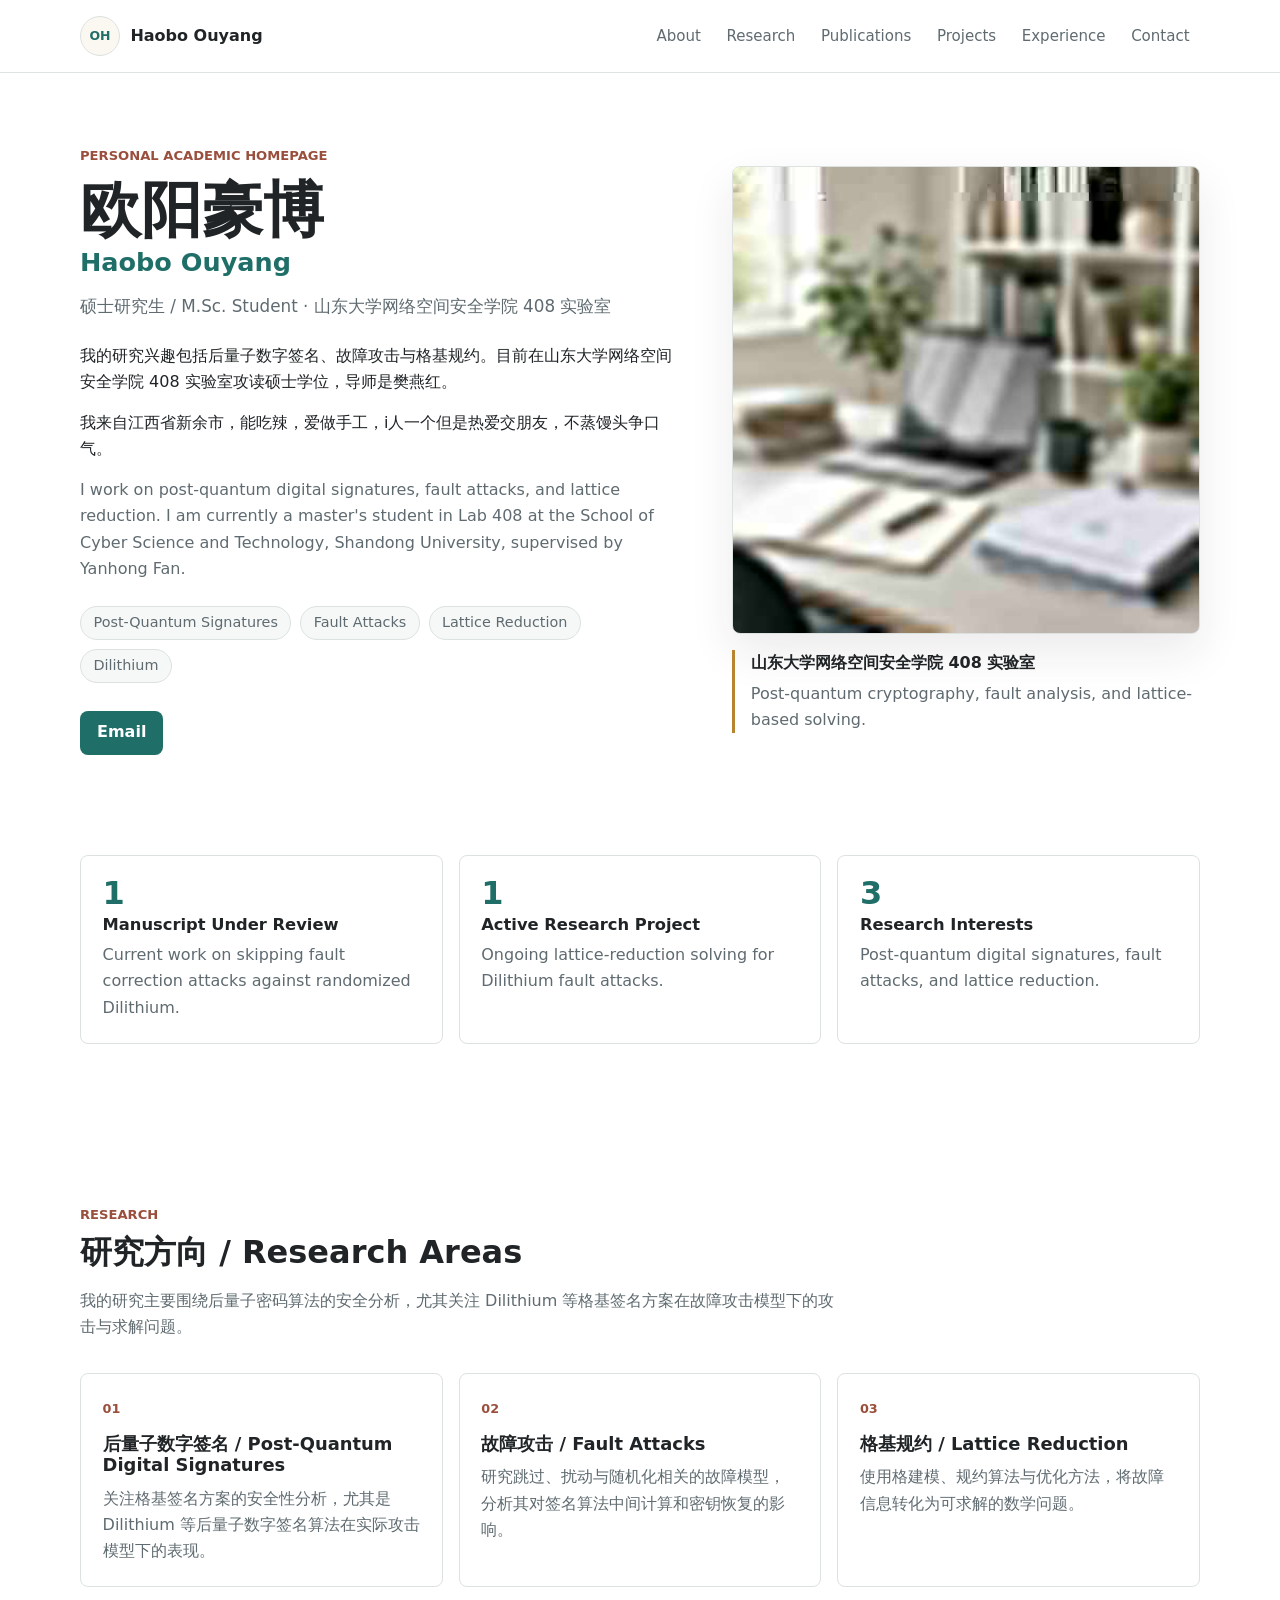
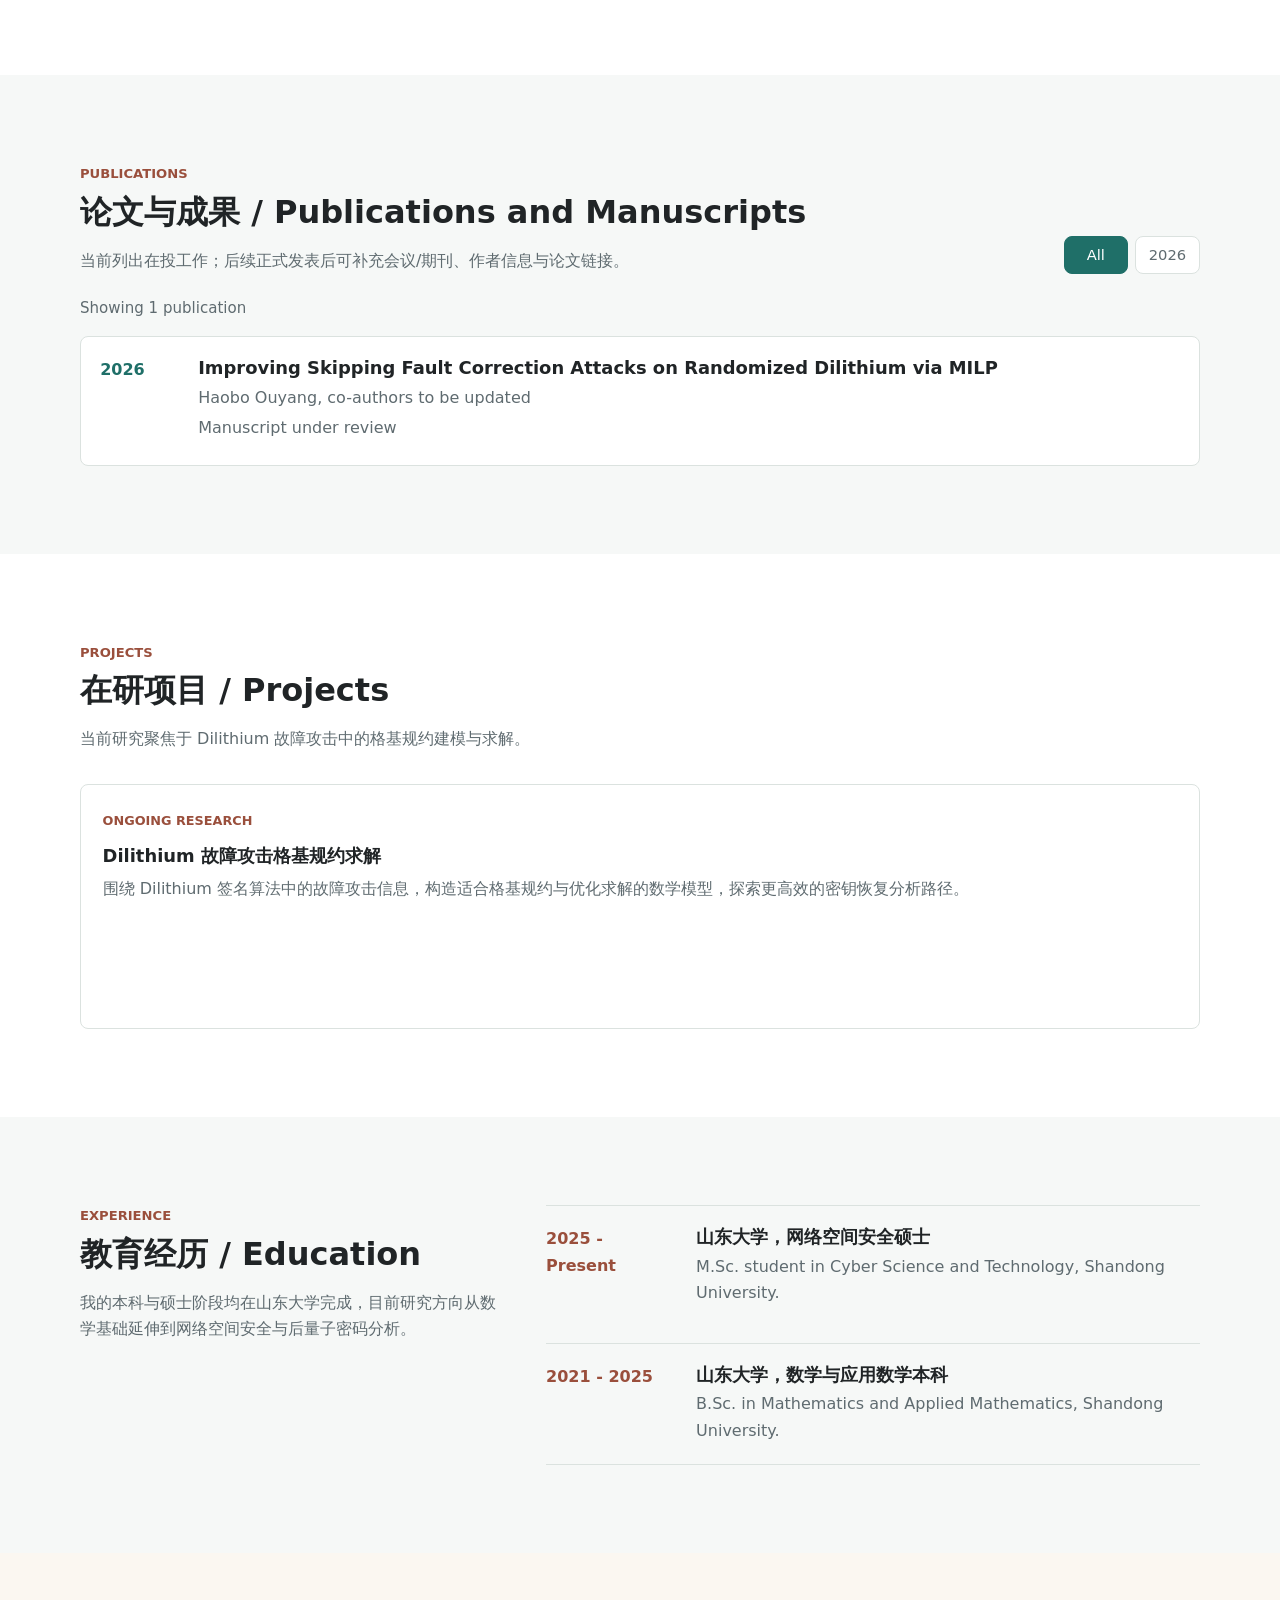
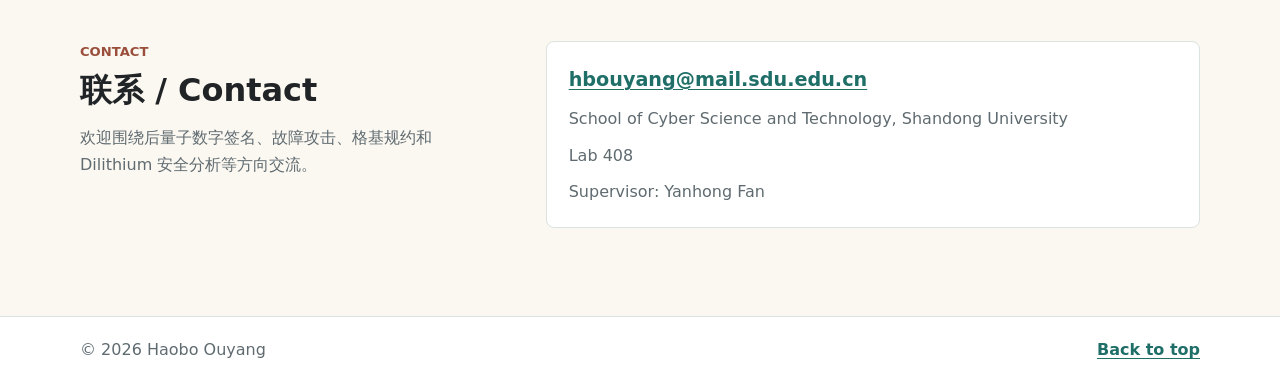
<file: index.html>
<!doctype html>
<html lang="zh-CN">
  <head>
    <meta charset="utf-8">
    <meta name="viewport" content="width=device-width, initial-scale=1">
    <meta
      name="description"
      content="Haobo Ouyang's personal academic homepage: post-quantum digital signatures, fault attacks, and lattice reduction."
    >
    <title>欧阳豪博 / Haobo Ouyang - Academic Homepage</title>
    <link rel="stylesheet" href="styles.css">
  </head>
  <body>
    <a class="skip-link" href="#main">Skip to content</a>

    <header class="site-header" id="top">
      <nav class="nav-shell" aria-label="Primary navigation">
        <a class="site-mark" href="#top" aria-label="Go to top">
          <span class="mark-symbol" aria-hidden="true">OH</span>
          <span class="mark-text">Haobo Ouyang</span>
        </a>

        <button class="nav-toggle" type="button" aria-expanded="false" aria-controls="primary-nav">
          <span class="nav-toggle-line"></span>
          <span class="nav-toggle-line"></span>
          <span class="nav-toggle-line"></span>
          <span class="sr-only">Open menu</span>
        </button>

        <ul class="nav-links" id="primary-nav">
          <li><a href="#about">About</a></li>
          <li><a href="#research">Research</a></li>
          <li><a href="#publications">Publications</a></li>
          <li><a href="#projects">Projects</a></li>
          <li><a href="#experience">Experience</a></li>
          <li><a href="#contact">Contact</a></li>
        </ul>
      </nav>
    </header>

    <main id="main">
      <section class="hero section-band" id="about" aria-labelledby="hero-title">
        <div class="section-inner hero-grid">
          <div class="hero-copy">
            <p class="eyebrow">Personal Academic Homepage</p>
            <h1 id="hero-title">欧阳豪博 <span>Haobo Ouyang</span></h1>
            <p class="role">
              硕士研究生 / M.Sc. Student · 山东大学网络空间安全学院 408 实验室
            </p>
            <p class="intro-cn">
              我的研究兴趣包括后量子数字签名、故障攻击与格基规约。目前在山东大学网络空间安全学院 408 实验室攻读硕士学位，导师是樊燕红。
            </p>
            <p class="intro-cn">
              我来自江西省新余市，能吃辣，爱做手工，i人一个但是热爱交朋友，不蒸馒头争口气。
            </p>
            <p class="intro-en">
              I work on post-quantum digital signatures, fault attacks, and lattice reduction. I am currently a master's student in Lab 408 at the School of Cyber Science and Technology, Shandong University, supervised by Yanhong Fan.
            </p>

            <div class="tag-list" aria-label="Research keywords">
              <span>Post-Quantum Signatures</span>
              <span>Fault Attacks</span>
              <span>Lattice Reduction</span>
              <span>Dilithium</span>
            </div>

            <div class="action-row" aria-label="Profile links">
              <a class="button button-primary" href="mailto:hbouyang@mail.sdu.edu.cn">Email</a>
            </div>
          </div>

          <aside class="hero-media" aria-label="Profile visual">
            <img src="assets/academic-placeholder.jpg" alt="Academic workspace placeholder with research papers and laptop">
            <div class="profile-note">
              <strong>山东大学网络空间安全学院 408 实验室</strong>
              <span>Post-quantum cryptography, fault analysis, and lattice-based solving.</span>
            </div>
          </aside>
        </div>
      </section>

      <section class="section-band section-compact" aria-labelledby="snapshot-title">
        <div class="section-inner">
          <div class="snapshot-grid">
            <article>
              <span class="metric">1</span>
              <h2 id="snapshot-title">Manuscript Under Review</h2>
              <p>Current work on skipping fault correction attacks against randomized Dilithium.</p>
            </article>
            <article>
              <span class="metric">1</span>
              <h2>Active Research Project</h2>
              <p>Ongoing lattice-reduction solving for Dilithium fault attacks.</p>
            </article>
            <article>
              <span class="metric">3</span>
              <h2>Research Interests</h2>
              <p>Post-quantum digital signatures, fault attacks, and lattice reduction.</p>
            </article>
          </div>
        </div>
      </section>

      <section class="section-band" id="research" aria-labelledby="research-title">
        <div class="section-inner">
          <div class="section-heading">
            <p class="eyebrow">Research</p>
            <h2 id="research-title">研究方向 / Research Areas</h2>
            <p>
              我的研究主要围绕后量子密码算法的安全分析，尤其关注 Dilithium 等格基签名方案在故障攻击模型下的攻击与求解问题。
            </p>
          </div>

          <div class="card-grid research-grid">
            <article class="info-card">
              <span class="card-kicker">01</span>
              <h3>后量子数字签名 / Post-Quantum Digital Signatures</h3>
              <p>
                关注格基签名方案的安全性分析，尤其是 Dilithium 等后量子数字签名算法在实际攻击模型下的表现。
              </p>
            </article>
            <article class="info-card">
              <span class="card-kicker">02</span>
              <h3>故障攻击 / Fault Attacks</h3>
              <p>
                研究跳过、扰动与随机化相关的故障模型，分析其对签名算法中间计算和密钥恢复的影响。
              </p>
            </article>
            <article class="info-card">
              <span class="card-kicker">03</span>
              <h3>格基规约 / Lattice Reduction</h3>
              <p>
                使用格建模、规约算法与优化方法，将故障信息转化为可求解的数学问题。
              </p>
            </article>
          </div>
        </div>
      </section>

      <section class="section-band alt-band" id="publications" aria-labelledby="publications-title">
        <div class="section-inner">
          <div class="section-heading split-heading">
            <div>
              <p class="eyebrow">Publications</p>
              <h2 id="publications-title">论文与成果 / Publications and Manuscripts</h2>
              <p>当前列出在投工作；后续正式发表后可补充会议/期刊、作者信息与论文链接。</p>
            </div>
            <div class="filter-group" aria-label="Filter publications by year">
              <button class="filter-button is-active" type="button" data-filter="all" aria-pressed="true">All</button>
              <button class="filter-button" type="button" data-filter="2026" aria-pressed="false">2026</button>
            </div>
          </div>

          <p class="publication-count" aria-live="polite">
            Showing <span id="publication-count">1</span> publication
          </p>

          <div class="publication-list">
            <article class="publication-item" data-year="2026">
              <div class="pub-year">2026</div>
              <div class="pub-content">
                <h3>Improving Skipping Fault Correction Attacks on Randomized Dilithium via MILP</h3>
                <p class="authors">Haobo Ouyang, co-authors to be updated</p>
                <p class="venue">Manuscript under review</p>
              </div>
            </article>
          </div>
        </div>
      </section>

      <section class="section-band" id="projects" aria-labelledby="projects-title">
        <div class="section-inner">
          <div class="section-heading">
            <p class="eyebrow">Projects</p>
            <h2 id="projects-title">在研项目 / Projects</h2>
            <p>当前研究聚焦于 Dilithium 故障攻击中的格基规约建模与求解。</p>
          </div>

          <div class="card-grid project-grid">
            <article class="info-card project-card">
              <div>
                <span class="card-kicker">Ongoing Research</span>
                <h3>Dilithium 故障攻击格基规约求解</h3>
                <p>
                  围绕 Dilithium 签名算法中的故障攻击信息，构造适合格基规约与优化求解的数学模型，探索更高效的密钥恢复分析路径。
                </p>
              </div>
            </article>
          </div>
        </div>
      </section>

      <section class="section-band alt-band" id="experience" aria-labelledby="experience-title">
        <div class="section-inner two-column">
          <div>
            <p class="eyebrow">Experience</p>
            <h2 id="experience-title">教育经历 / Education</h2>
            <p>
              我的本科与硕士阶段均在山东大学完成，目前研究方向从数学基础延伸到网络空间安全与后量子密码分析。
            </p>
          </div>

          <div class="timeline" aria-label="Academic timeline">
            <article class="timeline-item">
              <time>2025 - Present</time>
              <div>
                <h3>山东大学，网络空间安全硕士</h3>
                <p>M.Sc. student in Cyber Science and Technology, Shandong University.</p>
              </div>
            </article>
            <article class="timeline-item">
              <time>2021 - 2025</time>
              <div>
                <h3>山东大学，数学与应用数学本科</h3>
                <p>B.Sc. in Mathematics and Applied Mathematics, Shandong University.</p>
              </div>
            </article>
          </div>
        </div>
      </section>

      <section class="section-band contact-band" id="contact" aria-labelledby="contact-title">
        <div class="section-inner contact-grid">
          <div>
            <p class="eyebrow">Contact</p>
            <h2 id="contact-title">联系 / Contact</h2>
            <p>
              欢迎围绕后量子数字签名、故障攻击、格基规约和 Dilithium 安全分析等方向交流。
            </p>
          </div>

          <address class="contact-card">
            <a href="mailto:hbouyang@mail.sdu.edu.cn">hbouyang@mail.sdu.edu.cn</a>
            <span>School of Cyber Science and Technology, Shandong University</span>
            <span>Lab 408</span>
            <span>Supervisor: Yanhong Fan</span>
          </address>
        </div>
      </section>
    </main>

    <footer class="site-footer">
      <div class="section-inner footer-inner">
        <span>© <span id="current-year">2026</span> Haobo Ouyang</span>
        <a href="#top">Back to top</a>
      </div>
    </footer>

    <script src="script.js"></script>
  </body>
</html>
</file>
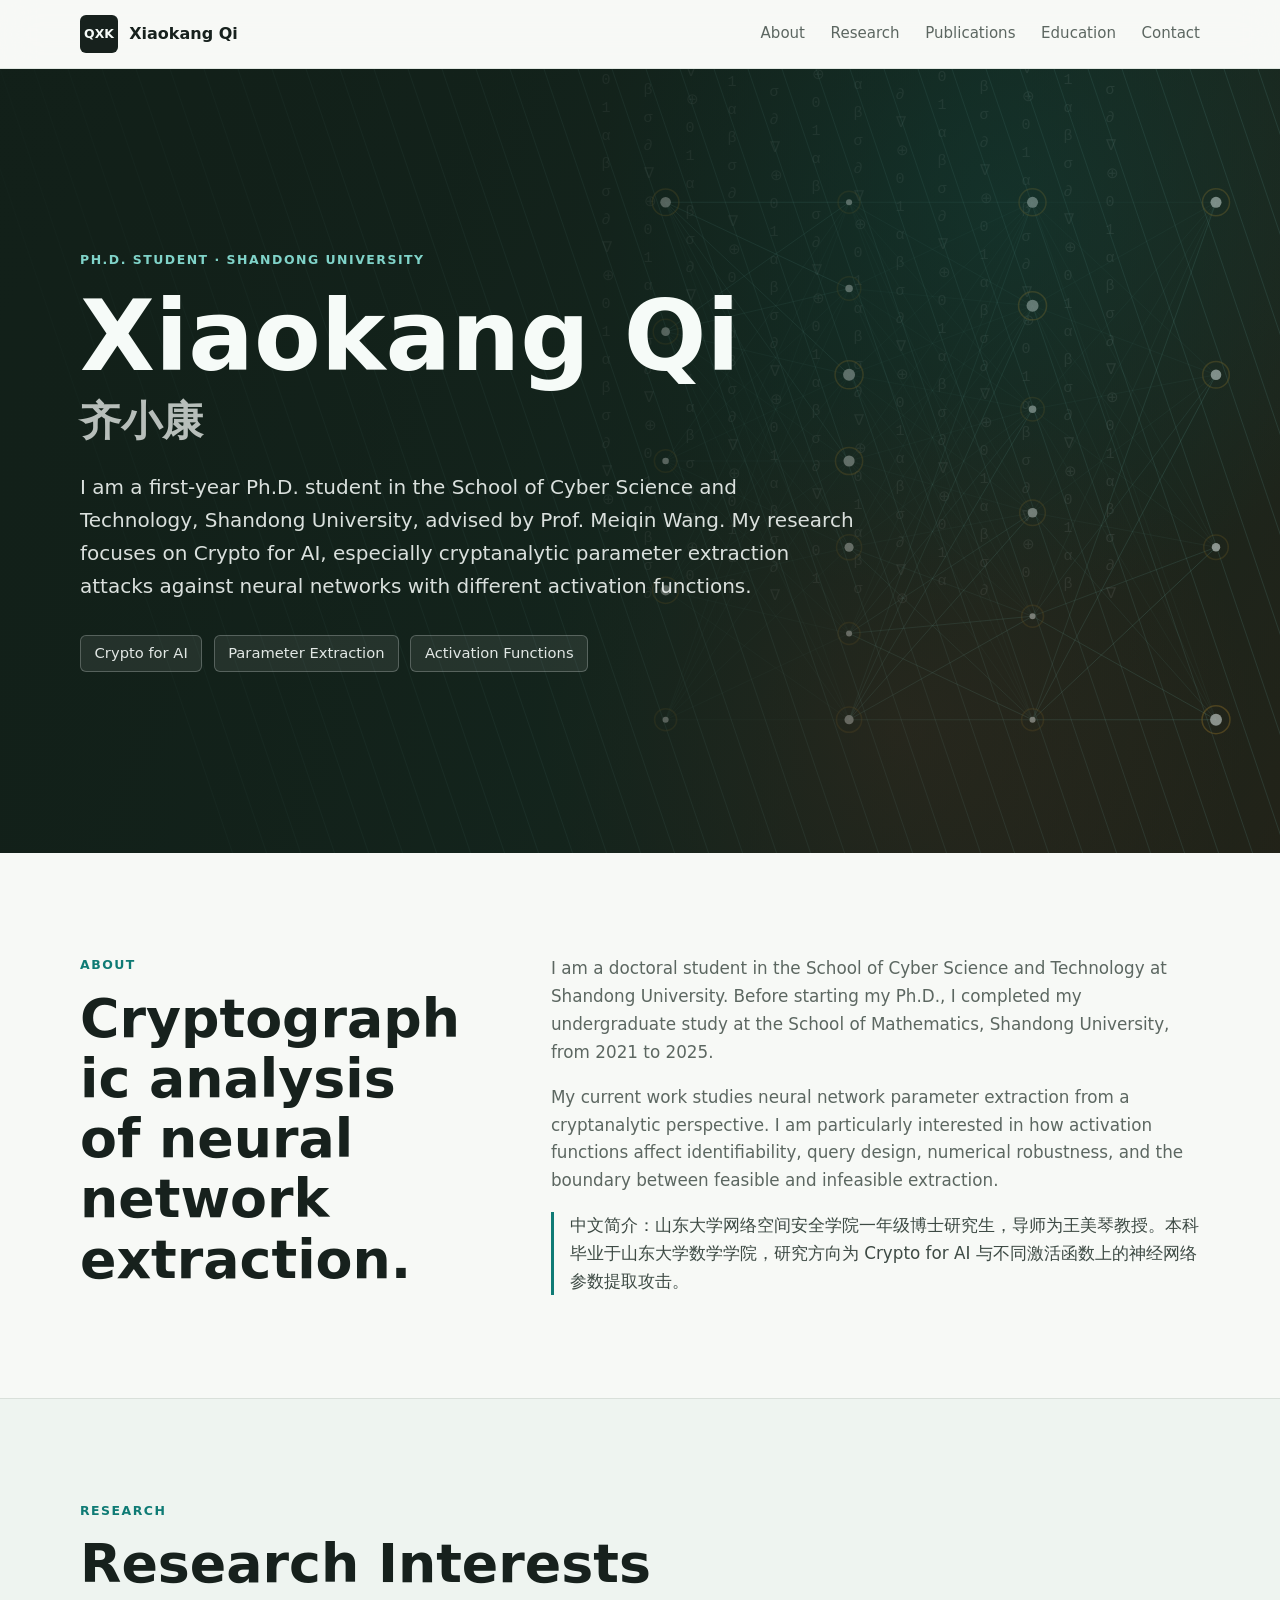
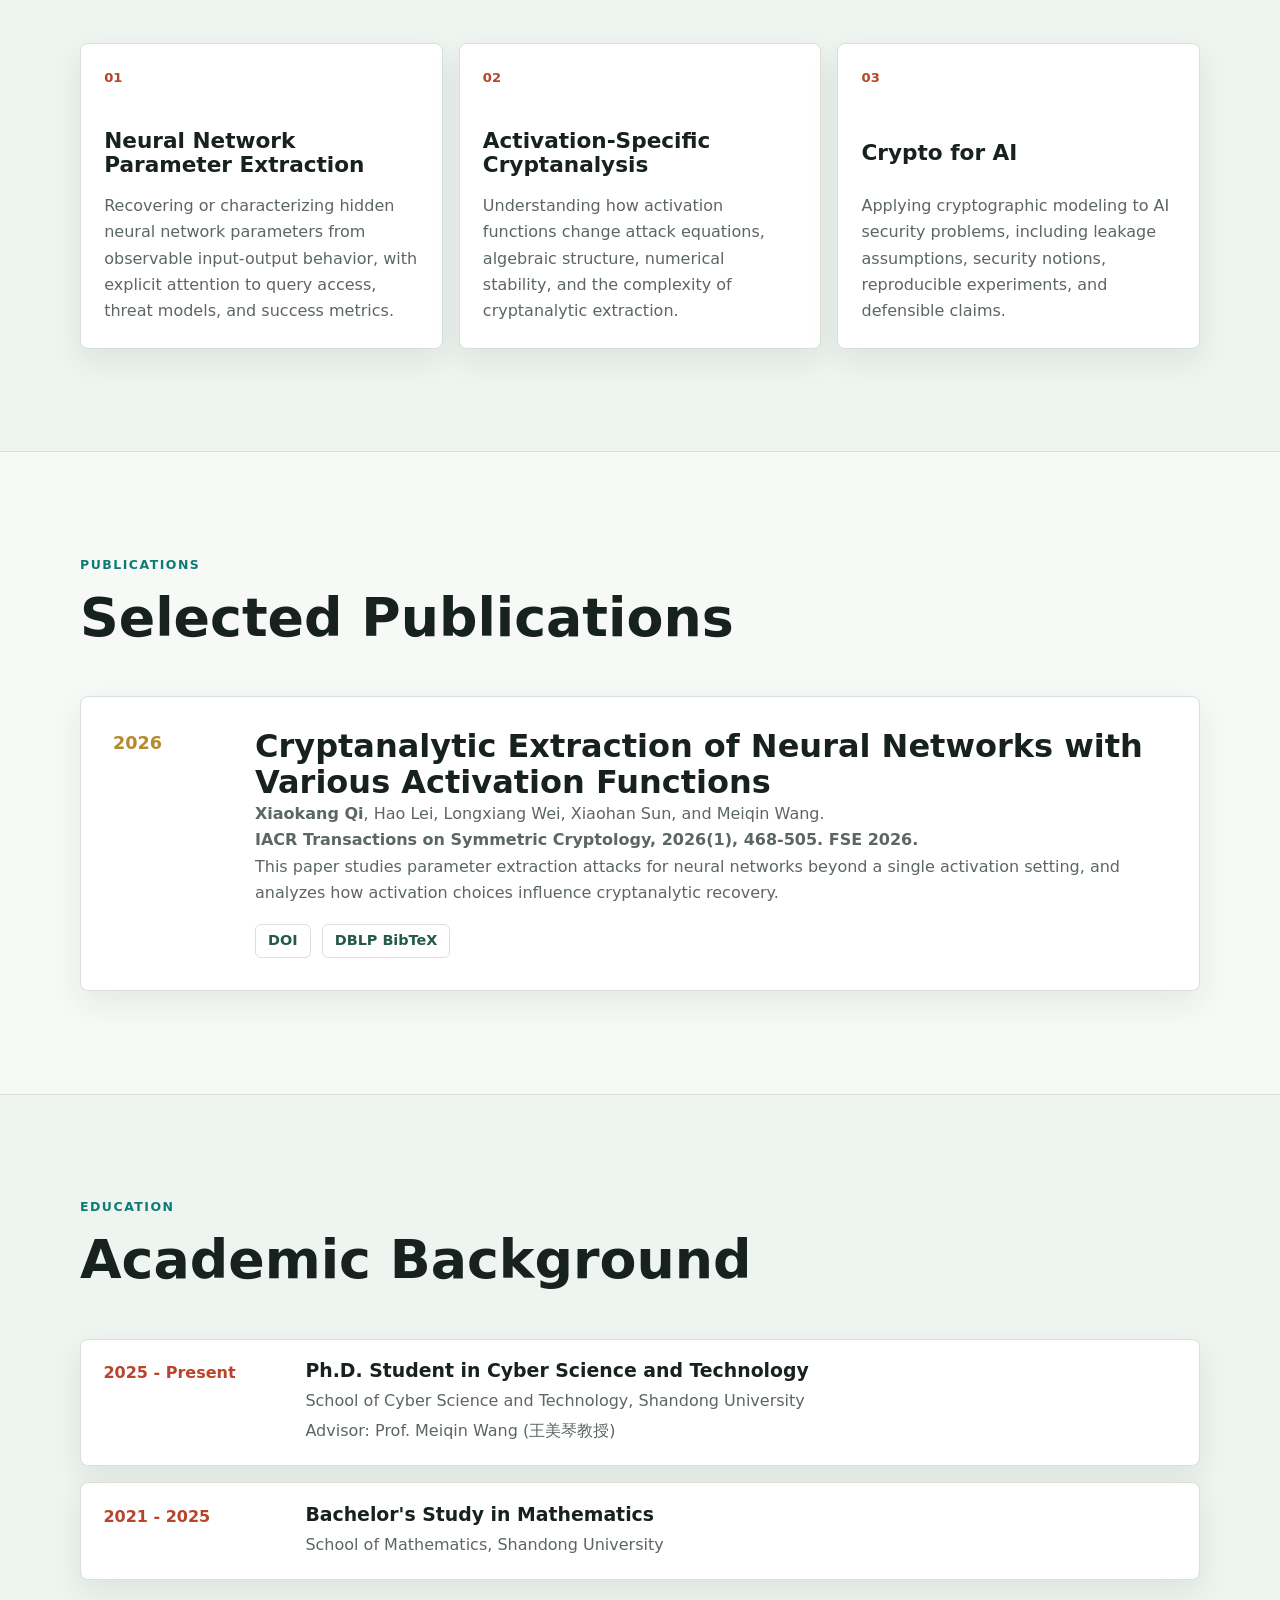
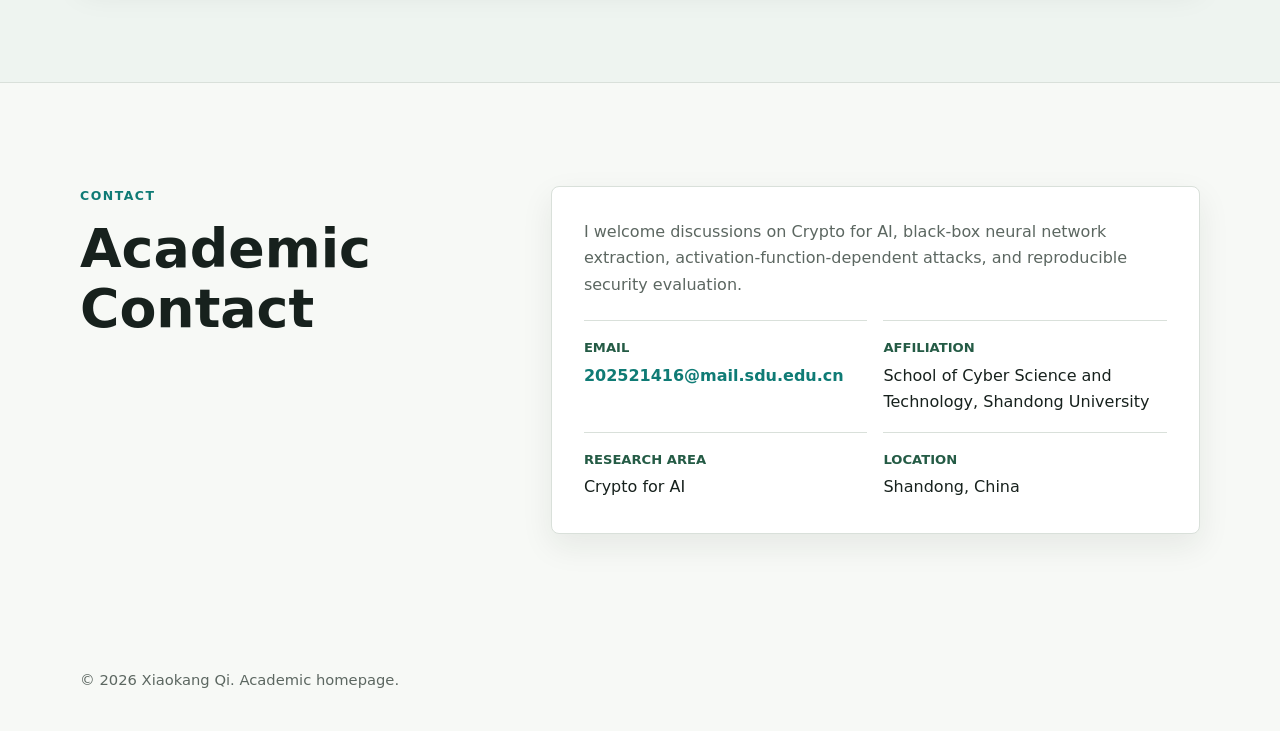
<file: academic-homepage/index.html>
<!doctype html>
<html lang="en">
  <head>
    <meta charset="utf-8">
    <meta name="viewport" content="width=device-width, initial-scale=1">
    <title>Xiaokang Qi | 齐小康</title>
    <meta name="description" content="Xiaokang Qi is a first-year Ph.D. student at Shandong University, working on Crypto for AI and neural network parameter extraction.">
    <style>
      :root{--ink:#17211d;--muted:#5c6761;--paper:#f7f9f6;--surface:#fff;--line:#d9e0da;--teal:#0f7b75;--green:#245b45;--red:#b8442b;--gold:#b68a2c;--hero:#f6fbf8;font-family:Inter,ui-sans-serif,system-ui,-apple-system,BlinkMacSystemFont,"Segoe UI","Noto Sans",Arial,"PingFang SC","Microsoft YaHei",sans-serif;color-scheme:light}*{box-sizing:border-box}html{scroll-behavior:smooth}body{margin:0;background:var(--paper);color:var(--ink);font-size:16px;line-height:1.65}a{color:inherit;text-decoration:none}.skip-link{position:absolute;left:1rem;top:-4rem;z-index:20;padding:.7rem 1rem;background:var(--surface);border:1px solid var(--line);border-radius:6px}.skip-link:focus{top:1rem}.site-header{position:sticky;top:0;z-index:10;background:rgba(247,249,246,.88);border-bottom:1px solid rgba(217,224,218,.75);backdrop-filter:blur(18px)}.nav{width:min(1120px,calc(100% - 32px));min-height:68px;margin:0 auto;display:flex;align-items:center;justify-content:space-between;gap:1.5rem}.brand{display:inline-flex;align-items:center;gap:.7rem;font-weight:800}.brand-mark{display:inline-grid;width:38px;aspect-ratio:1;place-items:center;border-radius:6px;background:var(--ink);color:var(--hero);font-size:.78rem}.nav-links{display:flex;align-items:center;justify-content:flex-end;gap:clamp(.75rem,2vw,1.8rem);color:var(--muted);font-size:.94rem}.nav-links a{border-bottom:2px solid transparent}.nav-links a:hover,.nav-links a:focus-visible{color:var(--ink);border-color:var(--teal);outline:none}.hero{position:relative;min-height:calc(100svh - 116px);overflow:hidden;display:grid;align-items:center;background:#122019;color:var(--hero);isolation:isolate}#hero-canvas,.hero-shade{position:absolute;inset:0;width:100%;height:100%}#hero-canvas{z-index:-2}.hero-shade{z-index:-1;background:linear-gradient(90deg,rgba(18,32,25,.94),rgba(18,32,25,.68) 46%,rgba(18,32,25,.36)),radial-gradient(circle at 78% 18%,rgba(15,123,117,.28),transparent 34%),radial-gradient(circle at 70% 84%,rgba(184,68,43,.2),transparent 32%)}.hero-inner,.section-grid,.section-heading,.interest-grid,.publication,.timeline,.site-footer{width:min(1120px,calc(100% - 32px));margin:0 auto}.hero-inner{padding:clamp(3.5rem,9vw,7rem) 0}.eyebrow,.section-kicker{margin:0 0 .8rem;color:var(--teal);font-size:.78rem;font-weight:800;letter-spacing:.12em;text-transform:uppercase}.hero .eyebrow{color:#80d3c9}h1,h2,h3,p{overflow-wrap:anywhere}h1,h2,h3{margin:0;line-height:1.12}h1{max-width:900px;font-size:clamp(2.7rem,7.6vw,6.8rem);font-weight:900}h1 span{display:block;color:rgba(246,251,248,.72);font-size:clamp(1.35rem,3.2vw,2.6rem);font-weight:650;margin-top:.45rem}.hero-lede{max-width:780px;margin:1.6rem 0 0;color:rgba(246,251,248,.88);font-size:clamp(1.04rem,1.8vw,1.25rem)}.hero-meta{display:flex;flex-wrap:wrap;gap:.7rem;margin-top:2rem}.hero-meta span{display:inline-flex;align-items:center;min-height:36px;padding:.35rem .85rem;border:1px solid rgba(246,251,248,.24);border-radius:6px;background:rgba(246,251,248,.08);color:rgba(246,251,248,.9);font-size:.92rem}.section{padding:clamp(4rem,8vw,7rem) 0}.band{background:#eef4f0;border-block:1px solid var(--line)}.section-grid{display:grid;grid-template-columns:minmax(220px,.85fr) minmax(0,1.4fr);gap:clamp(2rem,6vw,5rem);align-items:start}.section-heading{margin-bottom:clamp(1.8rem,4vw,3rem)}h2{max-width:760px;font-size:clamp(2rem,4.2vw,4rem);font-weight:850}.prose{color:var(--muted);font-size:1.05rem}.prose p{margin:0}.prose p+p{margin-top:1.1rem}.cn-note{padding-left:1rem;border-left:3px solid var(--teal);color:#3d4a44}.interest-grid{display:grid;grid-template-columns:repeat(3,minmax(0,1fr));gap:1rem}.interest-card,.publication,.timeline-item,.contact-panel{background:var(--surface);border:1px solid var(--line);border-radius:8px;box-shadow:0 12px 32px rgba(23,33,29,.08)}.interest-card{min-height:280px;padding:1.45rem;display:flex;flex-direction:column;justify-content:space-between}.card-index{width:fit-content;color:var(--red);font-size:.82rem;font-weight:850}.interest-card h3{margin-top:2.5rem;font-size:1.35rem}.interest-card p,.publication p,.timeline-item p,.contact-panel p{margin:0;color:var(--muted)}.interest-card p{margin-top:1rem}.publication{display:grid;grid-template-columns:110px minmax(0,1fr);gap:clamp(1rem,3vw,2rem);padding:clamp(1.4rem,3vw,2rem)}.pub-year{color:var(--gold);font-size:1.1rem;font-weight:900}.pub-body h3{font-size:clamp(1.35rem,2.5vw,2.2rem)}.pub-authors{margin-top:.85rem}.pub-meta{margin-top:.75rem;color:var(--teal);font-weight:800}.pub-body p:last-child{margin-top:1rem}.pub-links{display:flex;flex-wrap:wrap;gap:.7rem;margin-top:1.1rem}.pub-links a{display:inline-flex;align-items:center;min-height:34px;padding:.25rem .75rem;border:1px solid var(--line);border-radius:6px;color:var(--green);font-size:.9rem;font-weight:800}.pub-links a:hover,.pub-links a:focus-visible{border-color:var(--teal);background:#edf6f3;outline:none}.timeline{display:grid;gap:1rem}.timeline-item{display:grid;grid-template-columns:170px minmax(0,1fr);gap:clamp(1rem,3vw,2rem);padding:1.3rem 1.4rem}.timeline-item time{color:var(--red);font-weight:850}.timeline-item h3{margin-bottom:.4rem;font-size:1.18rem}.timeline-item p+p{margin-top:.25rem}.contact-panel{padding:clamp(1.4rem,3vw,2rem)}.contact-list{display:grid;grid-template-columns:repeat(2,minmax(0,1fr));gap:1rem;margin:1.4rem 0 0}.contact-list div{padding-top:1rem;border-top:1px solid var(--line)}.contact-list dt{color:var(--green);font-size:.82rem;font-weight:850;text-transform:uppercase}.contact-list dd{margin:.25rem 0 0;color:var(--ink);overflow-wrap:anywhere}.contact-list a{color:var(--teal);font-weight:750}.site-footer{padding:2rem 0 2.4rem;color:var(--muted);font-size:.92rem}.site-footer p{margin:0}@media(max-width:820px){.nav{align-items:flex-start;flex-direction:column;padding:.85rem 0;gap:.75rem}.nav-links{width:100%;overflow-x:auto;justify-content:flex-start;padding-bottom:.2rem}.hero{min-height:calc(100svh - 144px)}.hero-shade{background:linear-gradient(90deg,rgba(18,32,25,.96),rgba(18,32,25,.72)),radial-gradient(circle at 82% 12%,rgba(15,123,117,.22),transparent 38%),radial-gradient(circle at 78% 90%,rgba(184,68,43,.16),transparent 32%)}.section-grid,.interest-grid,.publication,.timeline-item,.contact-list{grid-template-columns:1fr}.interest-card{min-height:220px}.publication,.timeline-item{gap:.8rem}}@media(max-width:520px){body{font-size:15px}.nav,.section-grid,.section-heading,.interest-grid,.publication,.timeline,.site-footer{width:min(100% - 24px,1120px)}.brand-mark{width:34px}.nav-links{gap:.78rem;font-size:.84rem}.hero-inner{width:min(100% - 24px,1120px);padding:2.55rem 0}.hero-lede{font-size:1rem}.hero-meta span{width:100%;justify-content:center}.section{padding:3.2rem 0}}@media(prefers-reduced-motion:reduce){html{scroll-behavior:auto}}
    </style>
  </head>
  <body>
    <a class="skip-link" href="#main">Skip to content</a>
    <header class="site-header"><nav class="nav" aria-label="Primary navigation"><a class="brand" href="#top" aria-label="Xiaokang Qi homepage"><span class="brand-mark">QXK</span><span>Xiaokang Qi</span></a><div class="nav-links"><a href="#about">About</a><a href="#research">Research</a><a href="#publications">Publications</a><a href="#education">Education</a><a href="#contact">Contact</a></div></nav></header>
    <main id="main">
      <section class="hero" id="top" aria-labelledby="hero-title"><canvas id="hero-canvas" aria-hidden="true"></canvas><div class="hero-shade" aria-hidden="true"></div><div class="hero-inner"><p class="eyebrow">Ph.D. Student · Shandong University</p><h1 id="hero-title">Xiaokang Qi <span>齐小康</span></h1><p class="hero-lede">I am a first-year Ph.D. student in the School of Cyber Science and Technology, Shandong University, advised by Prof. Meiqin Wang. My research focuses on Crypto for AI, especially cryptanalytic parameter extraction attacks against neural networks with different activation functions.</p><div class="hero-meta" aria-label="Profile highlights"><span>Crypto for AI</span><span>Parameter Extraction</span><span>Activation Functions</span></div></div></section>
      <section class="section intro-section" id="about" aria-labelledby="about-title"><div class="section-grid"><div><p class="section-kicker">About</p><h2 id="about-title">Cryptographic analysis of neural network extraction.</h2></div><div class="prose"><p>I am a doctoral student in the School of Cyber Science and Technology at Shandong University. Before starting my Ph.D., I completed my undergraduate study at the School of Mathematics, Shandong University, from 2021 to 2025.</p><p>My current work studies neural network parameter extraction from a cryptanalytic perspective. I am particularly interested in how activation functions affect identifiability, query design, numerical robustness, and the boundary between feasible and infeasible extraction.</p><p class="cn-note" lang="zh-CN">中文简介：山东大学网络空间安全学院一年级博士研究生，导师为王美琴教授。本科毕业于山东大学数学学院，研究方向为 Crypto for AI 与不同激活函数上的神经网络参数提取攻击。</p></div></div></section>
      <section class="section band" id="research" aria-labelledby="research-title"><div class="section-heading"><p class="section-kicker">Research</p><h2 id="research-title">Research Interests</h2></div><div class="interest-grid"><article class="interest-card"><span class="card-index">01</span><h3>Neural Network Parameter Extraction</h3><p>Recovering or characterizing hidden neural network parameters from observable input-output behavior, with explicit attention to query access, threat models, and success metrics.</p></article><article class="interest-card"><span class="card-index">02</span><h3>Activation-Specific Cryptanalysis</h3><p>Understanding how activation functions change attack equations, algebraic structure, numerical stability, and the complexity of cryptanalytic extraction.</p></article><article class="interest-card"><span class="card-index">03</span><h3>Crypto for AI</h3><p>Applying cryptographic modeling to AI security problems, including leakage assumptions, security notions, reproducible experiments, and defensible claims.</p></article></div></section>
      <section class="section" id="publications" aria-labelledby="publications-title"><div class="section-heading"><p class="section-kicker">Publications</p><h2 id="publications-title">Selected Publications</h2></div><article class="publication"><div class="pub-year">2026</div><div class="pub-body"><h3>Cryptanalytic Extraction of Neural Networks with Various Activation Functions</h3><p class="pub-authors"><strong>Xiaokang Qi</strong>, Hao Lei, Longxiang Wei, Xiaohan Sun, and Meiqin Wang.</p><p class="pub-meta">IACR Transactions on Symmetric Cryptology, 2026(1), 468-505. FSE 2026.</p><p>This paper studies parameter extraction attacks for neural networks beyond a single activation setting, and analyzes how activation choices influence cryptanalytic recovery.</p><div class="pub-links" aria-label="Publication links"><a href="https://doi.org/10.46586/tosc.v2026.i1.468-505">DOI</a><a href="https://dblp.org/rec/journals/tosc/QiLWSW26.bib">DBLP BibTeX</a></div></div></article></section>
      <section class="section band" id="education" aria-labelledby="education-title"><div class="section-heading"><p class="section-kicker">Education</p><h2 id="education-title">Academic Background</h2></div><div class="timeline"><article class="timeline-item"><time>2025 - Present</time><div><h3>Ph.D. Student in Cyber Science and Technology</h3><p>School of Cyber Science and Technology, Shandong University</p><p>Advisor: Prof. Meiqin Wang (王美琴教授)</p></div></article><article class="timeline-item"><time>2021 - 2025</time><div><h3>Bachelor's Study in Mathematics</h3><p>School of Mathematics, Shandong University</p></div></article></div></section>
      <section class="section contact-section" id="contact" aria-labelledby="contact-title"><div class="section-grid"><div><p class="section-kicker">Contact</p><h2 id="contact-title">Academic Contact</h2></div><div class="contact-panel"><p>I welcome discussions on Crypto for AI, black-box neural network extraction, activation-function-dependent attacks, and reproducible security evaluation.</p><dl class="contact-list"><div><dt>Email</dt><dd><a href="mailto:202521416@mail.sdu.edu.cn">202521416@mail.sdu.edu.cn</a></dd></div><div><dt>Affiliation</dt><dd>School of Cyber Science and Technology, Shandong University</dd></div><div><dt>Research Area</dt><dd>Crypto for AI</dd></div><div><dt>Location</dt><dd>Shandong, China</dd></div></dl></div></div></section>
    </main>
    <footer class="site-footer"><p>© <span id="year"></span> Xiaokang Qi. Academic homepage.</p></footer>
    <script>
      const canvas=document.querySelector('#hero-canvas');const ctx=canvas.getContext('2d');document.querySelector('#year').textContent=String(new Date().getFullYear());const reduced=window.matchMedia('(prefers-reduced-motion: reduce)');let width=0,height=0,nodes=[],frame=0,animationId=0;function resizeCanvas(){const ratio=Math.min(window.devicePixelRatio||1,2);const rect=canvas.getBoundingClientRect();width=Math.max(1,Math.floor(rect.width));height=Math.max(1,Math.floor(rect.height));canvas.width=Math.floor(width*ratio);canvas.height=Math.floor(height*ratio);ctx.setTransform(ratio,0,0,ratio,0,0);createNodes()}function createNodes(){const layers=width<700?[4,5,4]:[5,7,6,4];const left=width*.52,right=width*.95,top=height*.17,bottom=height*.83;nodes=[];layers.forEach((count,layerIndex)=>{const x=layers.length===1?(left+right)/2:left+(right-left)*layerIndex/(layers.length-1);for(let i=0;i<count;i+=1){const y=count===1?(top+bottom)/2:top+(bottom-top)*i/(count-1);nodes.push({x,y,layer:layerIndex,pulse:Math.random()*Math.PI*2,drift:.6+Math.random()*1.2})}})}function drawBackground(){const gradient=ctx.createLinearGradient(0,0,width,height);gradient.addColorStop(0,'#101d17');gradient.addColorStop(.56,'#172d24');gradient.addColorStop(1,'#2b2418');ctx.fillStyle=gradient;ctx.fillRect(0,0,width,height);ctx.save();ctx.globalAlpha=.2;ctx.strokeStyle='#89d8cf';ctx.lineWidth=1;const gap=34;for(let x=-gap;x<width+gap;x+=gap){ctx.beginPath();ctx.moveTo(x,0);ctx.lineTo(x+height*.34,height);ctx.stroke()}ctx.restore()}function drawCipherColumns(tick){const glyphs=['0','1','α','β','σ','∂','∇','⊕'];ctx.save();ctx.font='15px ui-monospace, SFMono-Regular, Menlo, Consolas, monospace';ctx.fillStyle='rgba(246,251,248,.16)';for(let column=0;column<13;column+=1){const x=width*.47+column*42;const offset=tick*(.18+column*.012)%28;for(let row=-1;row<18;row+=1){const glyph=glyphs[(column*3+row+Math.floor(tick/90))%glyphs.length];ctx.fillText(glyph,x,row*28+offset+30)}}ctx.restore()}function drawNetwork(tick){ctx.save();const byLayer=new Map();nodes.forEach(node=>{if(!byLayer.has(node.layer))byLayer.set(node.layer,[]);byLayer.get(node.layer).push(node)});for(let layer=0;layer<byLayer.size-1;layer+=1){const current=byLayer.get(layer),next=byLayer.get(layer+1);current.forEach((source,sourceIndex)=>{next.forEach((target,targetIndex)=>{const phase=Math.sin(tick/520+sourceIndex*.7+targetIndex*.3+layer);ctx.strokeStyle=`rgba(128,211,201,${.08+Math.max(0,phase)*.18})`;ctx.lineWidth=1;ctx.beginPath();ctx.moveTo(source.x,source.y);ctx.lineTo(target.x,target.y);ctx.stroke()})})}nodes.forEach(node=>{const pulse=Math.sin(tick/600*node.drift+node.pulse);const radius=4.5+pulse*1.5;ctx.beginPath();ctx.fillStyle='rgba(246,251,248,.86)';ctx.arc(node.x,node.y,radius,0,Math.PI*2);ctx.fill();ctx.beginPath();ctx.strokeStyle=`rgba(184,138,44,${.26+Math.max(0,pulse)*.26})`;ctx.lineWidth=1.5;ctx.arc(node.x,node.y,radius+8,0,Math.PI*2);ctx.stroke()});ctx.restore()}function render(){frame+=16;drawBackground();drawCipherColumns(frame);drawNetwork(frame);if(!reduced.matches)animationId=window.requestAnimationFrame(render)}function start(){window.cancelAnimationFrame(animationId);resizeCanvas();render()}window.addEventListener('resize',start);reduced.addEventListener('change',start);start();
    </script>
  </body>
</html>
</file>
<file: styles.css>
:root {
  --bg: #ffffff;
  --bg-soft: #f6f8f7;
  --bg-warm: #fbf7f1;
  --text: #202426;
  --muted: #5f6b70;
  --line: #dbe2df;
  --teal: #1f6f68;
  --teal-dark: #164f4a;
  --brick: #9a4f3c;
  --gold: #b8842f;
  --shadow: 0 18px 45px rgba(32, 36, 38, 0.09);
  --max-width: 1120px;
  --radius: 8px;
}

* {
  box-sizing: border-box;
}

html {
  scroll-behavior: smooth;
}

body {
  margin: 0;
  background: var(--bg);
  color: var(--text);
  font-family: "Segoe UI", system-ui, -apple-system, BlinkMacSystemFont, "Helvetica Neue", Arial, sans-serif;
  font-size: 16px;
  line-height: 1.65;
  letter-spacing: 0;
}

body.nav-open {
  overflow: hidden;
}

img {
  display: block;
  max-width: 100%;
}

a {
  color: var(--teal);
  text-decoration-thickness: 1px;
  text-underline-offset: 0.18em;
}

a:hover {
  color: var(--teal-dark);
}

button,
a {
  -webkit-tap-highlight-color: transparent;
}

.skip-link,
.sr-only {
  position: absolute;
  width: 1px;
  height: 1px;
  overflow: hidden;
  clip: rect(0, 0, 0, 0);
  white-space: nowrap;
}

.skip-link:focus {
  z-index: 100;
  top: 0.75rem;
  left: 0.75rem;
  width: auto;
  height: auto;
  padding: 0.65rem 0.9rem;
  clip: auto;
  border-radius: var(--radius);
  background: var(--text);
  color: #ffffff;
}

.site-header {
  position: sticky;
  z-index: 50;
  top: 0;
  border-bottom: 1px solid rgba(219, 226, 223, 0.9);
  background: rgba(255, 255, 255, 0.94);
  backdrop-filter: blur(14px);
}

.nav-shell {
  display: flex;
  align-items: center;
  justify-content: space-between;
  gap: 1rem;
  width: min(100% - 2rem, var(--max-width));
  min-height: 72px;
  margin: 0 auto;
}

.site-mark {
  display: inline-flex;
  align-items: center;
  gap: 0.65rem;
  color: var(--text);
  font-weight: 700;
  text-decoration: none;
}

.mark-symbol {
  display: grid;
  place-items: center;
  width: 40px;
  height: 40px;
  border: 1px solid var(--line);
  border-radius: 50%;
  background: var(--bg-warm);
  color: var(--teal);
  font-size: 0.78rem;
}

.mark-text {
  white-space: nowrap;
}

.nav-links {
  display: flex;
  align-items: center;
  gap: 0.3rem;
  margin: 0;
  padding: 0;
  list-style: none;
}

.nav-links a {
  display: inline-flex;
  align-items: center;
  min-height: 40px;
  padding: 0 0.65rem;
  border-radius: var(--radius);
  color: var(--muted);
  font-size: 0.94rem;
  text-decoration: none;
}

.nav-links a:hover,
.nav-links a:focus-visible {
  background: var(--bg-soft);
  color: var(--text);
}

.nav-toggle {
  display: none;
  width: 44px;
  height: 44px;
  border: 1px solid var(--line);
  border-radius: var(--radius);
  background: var(--bg);
  color: var(--text);
  cursor: pointer;
}

.nav-toggle-line {
  display: block;
  width: 18px;
  height: 2px;
  margin: 4px auto;
  border-radius: 999px;
  background: currentColor;
}

.section-band {
  padding: 88px 0;
}

.section-compact {
  padding: 36px 0 72px;
}

.alt-band {
  background: var(--bg-soft);
}

.section-inner {
  width: min(100% - 2rem, var(--max-width));
  margin: 0 auto;
}

.hero {
  padding-top: 72px;
  padding-bottom: 64px;
}

.hero-grid {
  display: grid;
  grid-template-columns: minmax(0, 1.12fr) minmax(320px, 0.88fr);
  align-items: center;
  gap: 3.5rem;
}

.eyebrow {
  margin: 0 0 0.55rem;
  color: var(--brick);
  font-size: 0.82rem;
  font-weight: 700;
  text-transform: uppercase;
}

h1,
h2,
h3,
p {
  overflow-wrap: anywhere;
}

h1,
h2,
h3 {
  margin-top: 0;
  line-height: 1.18;
  letter-spacing: 0;
}

h1 {
  max-width: 12ch;
  margin-bottom: 1rem;
  font-size: 3.8rem;
}

h1 span {
  display: block;
  color: var(--teal);
  font-size: 0.42em;
  font-weight: 700;
}

h2 {
  margin-bottom: 0.85rem;
  font-size: 2rem;
}

h3 {
  margin-bottom: 0.65rem;
  font-size: 1.12rem;
}

.role {
  margin: 0 0 1.35rem;
  color: var(--muted);
  font-size: 1.05rem;
}

.intro-cn,
.intro-en {
  max-width: 68ch;
  margin: 0 0 0.9rem;
}

.intro-en {
  color: var(--muted);
}

.tag-list {
  display: flex;
  flex-wrap: wrap;
  gap: 0.55rem;
  margin: 1.45rem 0 1.75rem;
}

.tag-list span {
  display: inline-flex;
  align-items: center;
  min-height: 34px;
  padding: 0 0.78rem;
  border: 1px solid var(--line);
  border-radius: 999px;
  background: var(--bg-soft);
  color: var(--muted);
  font-size: 0.9rem;
}

.action-row {
  display: flex;
  flex-wrap: wrap;
  gap: 0.75rem;
}

.button {
  display: inline-flex;
  align-items: center;
  justify-content: center;
  min-height: 44px;
  padding: 0 1rem;
  border: 1px solid transparent;
  border-radius: var(--radius);
  font-weight: 700;
  text-decoration: none;
}

.button-primary {
  background: var(--teal);
  color: #ffffff;
}

.button-primary:hover {
  background: var(--teal-dark);
  color: #ffffff;
}

.button-secondary {
  border-color: var(--line);
  background: #ffffff;
  color: var(--text);
}

.button-secondary:hover {
  border-color: var(--teal);
  color: var(--teal);
}

.button-disabled {
  border-color: var(--line);
  background: var(--bg-soft);
  color: #7f898d;
  cursor: not-allowed;
}

.hero-media {
  margin: 0;
}

.hero-media img {
  width: 100%;
  aspect-ratio: 1 / 1;
  border: 1px solid var(--line);
  border-radius: var(--radius);
  object-fit: cover;
  box-shadow: var(--shadow);
}

.profile-note {
  display: grid;
  gap: 0.25rem;
  margin-top: 1rem;
  padding-left: 1rem;
  border-left: 3px solid var(--gold);
}

.profile-note span {
  color: var(--muted);
}

.snapshot-grid,
.card-grid {
  display: grid;
  gap: 1rem;
}

.snapshot-grid {
  grid-template-columns: repeat(3, minmax(0, 1fr));
}

.snapshot-grid article,
.info-card,
.contact-card,
.service-list article {
  border: 1px solid var(--line);
  border-radius: var(--radius);
  background: #ffffff;
}

.snapshot-grid article {
  padding: 1.35rem;
}

.snapshot-grid h2 {
  margin-bottom: 0.45rem;
  font-size: 1.02rem;
}

.snapshot-grid p,
.info-card p,
.service-list p,
.timeline-item p {
  margin: 0;
  color: var(--muted);
}

.metric {
  display: block;
  margin-bottom: 0.4rem;
  color: var(--teal);
  font-size: 2rem;
  font-weight: 800;
  line-height: 1;
}

.section-heading {
  max-width: 760px;
  margin-bottom: 2rem;
}

.section-heading p:last-child {
  margin-bottom: 0;
  color: var(--muted);
}

.split-heading {
  display: flex;
  align-items: end;
  justify-content: space-between;
  gap: 1.5rem;
  max-width: none;
}

.research-grid {
  grid-template-columns: repeat(3, minmax(0, 1fr));
}

.project-grid {
  grid-template-columns: repeat(auto-fit, minmax(min(100%, 320px), 1fr));
}

.info-card {
  padding: 1.35rem;
}

.card-kicker {
  display: inline-block;
  margin-bottom: 0.85rem;
  color: var(--brick);
  font-size: 0.8rem;
  font-weight: 800;
  text-transform: uppercase;
}

.filter-group {
  display: inline-flex;
  flex-wrap: wrap;
  gap: 0.45rem;
  justify-content: flex-end;
}

.filter-button {
  min-width: 64px;
  min-height: 38px;
  padding: 0 0.8rem;
  border: 1px solid var(--line);
  border-radius: var(--radius);
  background: #ffffff;
  color: var(--muted);
  font: inherit;
  font-size: 0.92rem;
  cursor: pointer;
}

.filter-button:hover,
.filter-button:focus-visible,
.filter-button.is-active {
  border-color: var(--teal);
  background: var(--teal);
  color: #ffffff;
}

.publication-count {
  margin: -0.65rem 0 1rem;
  color: var(--muted);
  font-size: 0.94rem;
}

.publication-list {
  display: grid;
  gap: 0.9rem;
}

.publication-item {
  display: grid;
  grid-template-columns: 82px minmax(0, 1fr);
  gap: 1rem;
  padding: 1.2rem;
  border: 1px solid var(--line);
  border-radius: var(--radius);
  background: #ffffff;
}

.publication-item.is-hidden {
  display: none;
}

.pub-year {
  color: var(--teal);
  font-weight: 800;
}

.pub-content h3 {
  margin-bottom: 0.45rem;
}

.authors,
.venue {
  margin: 0 0 0.25rem;
  color: var(--muted);
}

.inline-links {
  display: flex;
  flex-wrap: wrap;
  gap: 0.75rem;
  margin-top: 0.65rem;
}

.inline-links a,
.project-card > a,
.site-footer a {
  font-weight: 700;
}

.project-card {
  display: flex;
  flex-direction: column;
  justify-content: space-between;
  min-height: 245px;
}

.project-card > a {
  margin-top: 1.4rem;
}

.two-column,
.contact-grid {
  display: grid;
  grid-template-columns: minmax(240px, 0.78fr) minmax(0, 1.22fr);
  gap: 3rem;
  align-items: start;
}

.two-column > div:first-child p:last-child,
.contact-grid > div:first-child p:last-child {
  color: var(--muted);
}

.timeline {
  display: grid;
  gap: 1rem;
}

.timeline-item {
  display: grid;
  grid-template-columns: 130px minmax(0, 1fr);
  gap: 1.25rem;
  padding: 1.25rem 0;
  border-top: 1px solid var(--line);
}

.timeline-item:last-child {
  border-bottom: 1px solid var(--line);
}

.timeline-item time {
  color: var(--brick);
  font-weight: 800;
}

.timeline-item h3,
.service-list h3 {
  margin-bottom: 0.4rem;
}

.service-list {
  display: grid;
  gap: 0.9rem;
}

.service-list article {
  padding: 1.2rem;
}

.contact-band {
  background: var(--bg-warm);
}

.contact-card {
  display: grid;
  gap: 0.65rem;
  padding: 1.35rem;
  font-style: normal;
}

.contact-card a {
  font-size: 1.2rem;
  font-weight: 800;
}

.contact-card span {
  color: var(--muted);
}

.site-footer {
  border-top: 1px solid var(--line);
  background: #ffffff;
}

.footer-inner {
  display: flex;
  justify-content: space-between;
  gap: 1rem;
  padding: 1.25rem 0;
  color: var(--muted);
}

@media (max-width: 920px) {
  .nav-toggle {
    display: inline-block;
  }

  .nav-links {
    position: fixed;
    top: 72px;
    right: 1rem;
    left: 1rem;
    display: none;
    flex-direction: column;
    align-items: stretch;
    padding: 0.8rem;
    border: 1px solid var(--line);
    border-radius: var(--radius);
    background: #ffffff;
    box-shadow: var(--shadow);
  }

  .nav-links.is-open {
    display: flex;
  }

  .nav-links a {
    justify-content: center;
  }

  .hero-grid,
  .two-column,
  .contact-grid {
    grid-template-columns: 1fr;
  }

  .hero-grid {
    gap: 2rem;
  }

  h1 {
    max-width: 100%;
    font-size: 3rem;
  }

  .split-heading {
    align-items: start;
    flex-direction: column;
  }

  .filter-group {
    justify-content: flex-start;
  }

  .snapshot-grid,
  .research-grid,
  .project-grid {
    grid-template-columns: 1fr;
  }
}

@media (max-width: 640px) {
  body {
    font-size: 15px;
  }

  .section-band {
    padding: 64px 0;
  }

  .section-compact {
    padding: 20px 0 52px;
  }

  .hero {
    padding-top: 52px;
  }

  .mark-text {
    display: none;
  }

  h1 {
    font-size: 2.45rem;
  }

  h2 {
    font-size: 1.55rem;
  }

  .action-row,
  .button,
  .filter-group,
  .filter-button {
    width: 100%;
  }

  .filter-button {
    flex: 1 1 45%;
  }

  .publication-item {
    grid-template-columns: 1fr;
  }

  .timeline-item {
    grid-template-columns: 1fr;
    gap: 0.35rem;
  }

  .footer-inner {
    flex-direction: column;
  }
}

@media (prefers-reduced-motion: reduce) {
  html {
    scroll-behavior: auto;
  }
}
</file>
